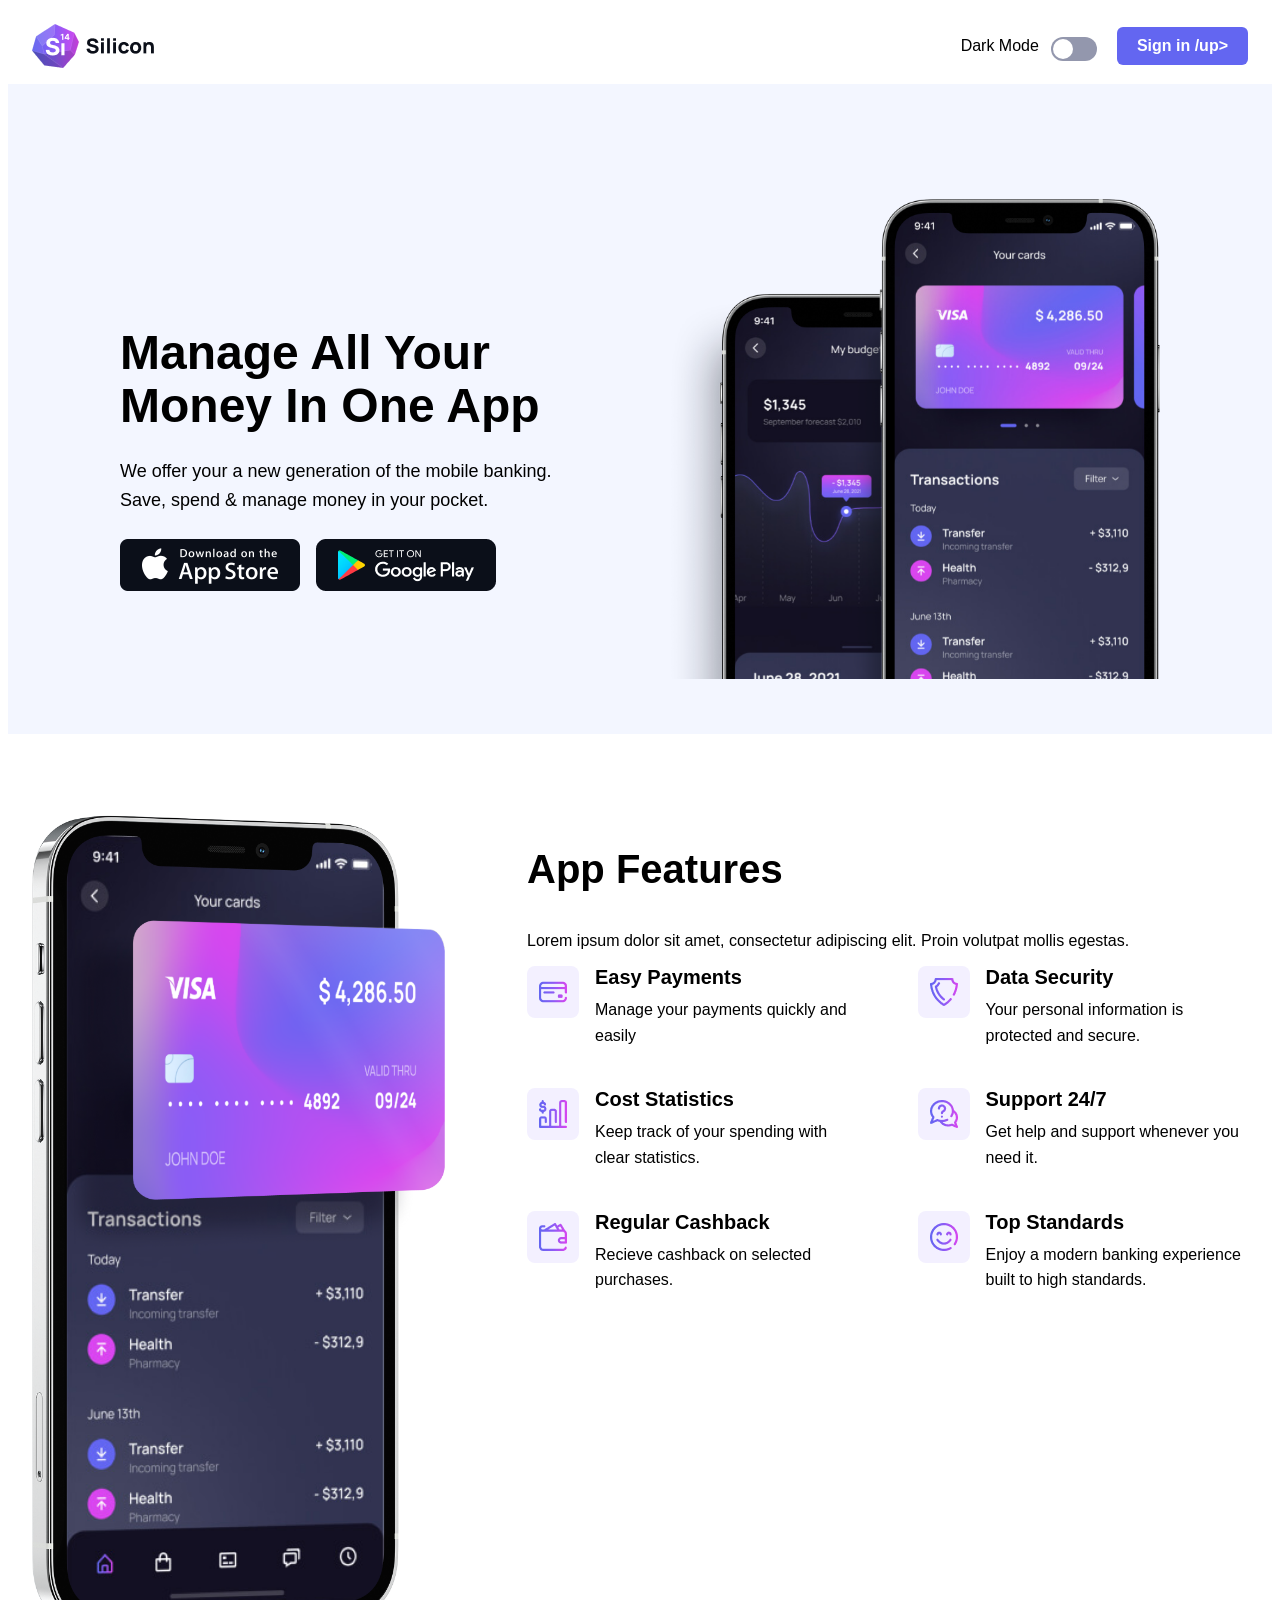
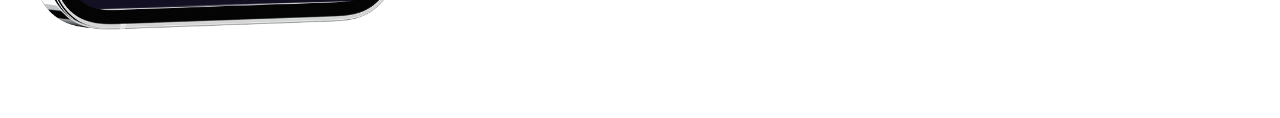
<file: index.html>
<!DOCTYPE html>
<html lang="en">
    <head>
        <meta charset="UTF-8">
        <meta name="viewport" content="width=device-width, initial-scale=1.0">
        <title>Silicon</title>
        <link rel="stylesheet" href="style.css">
        </head>

        <body>

            <main>
                <header class="navbar">
                    <img src="images/solid.png" alt="Silicon logo">
                    <div class="navbar-right">
                    <div class="dark-mode">
                        <span>Dark Mode</span>
                        <label class="switch">
                            <input type="checkbox">
                            <span class="slider"></span>
                        </label>
                    </div>
                    <a href="#" class="signin-button">Sign in /up></a>
                    </div>
                </header>
                <section class="hero">
                    <div class="hero-content">

                        <div class="hero-text">
                            <h1>Manage All Your Money In One App</h1>

                            <p>
                                We offer your a new generation of the mobile banking. Save, spend & manage money in your pocket.
                            </p>
                            <div class="hero-buttons">
                                <a href="#" class="store-button"><img src="images/appstore.png" alt="Download on the App Store"></a>
                                <a href="#" class="store-button"><img src="images/googleplay.png" alt="Get it on Google Play"></a>
                            </div>
                        </div>
                        <div class="hero-image">
                            <img src="images/hero-phones.png" alt="Silicon mobile banking app">
                        </div>
                    </div>
                </section>
                <section class="features">
                    <div class="features-content">
                        <div class="features-image">
                            <img src="images/features-phone.png" alt="Silicon app features">
                        </div>
                        <div class="features-text">
                            <h2>App Features</h2>

                            <p class="features-intro"> 
                                Lorem ipsum dolor sit amet, consectetur adipiscing elit. Proin volutpat mollis egestas.
                            </p>
                            
                            <div class="features-grid">

                            <div class="feature-card">
                                <img src="images/icon-payment.png" alt="" class="feature-icon">
                                
                            <div class="feature-card-text">
                                <h3>Easy Payments</h3>
                                <p>Manage your payments quickly and easily</p>
                            </div>
                        </div>

                            <div class="feature-card">
                                <img src="images/icon-security.png" alt="" class="feature-icon">
                                
                            <div class="feature-card-text">
                                <h3>Data Security</h3>
                                <p>Your personal information is protected and secure.</p>
                            </div>
                        </div>

                            <div class="feature-card">
                                <img src="images/icon-statistics.png" alt="" class="feature-icon">
                                
                            <div class="features-card-text">
                                <h3>Cost Statistics</h3>
                                <p>Keep track of your spending with clear statistics.</p>
                            </div>
                        </div>

                                <div class="feature-card">
                                    <img src="images/icon-support.png" alt="" class="feature-icon">

                                <div class="feature-card-text">
                                    <h3>Support 24/7</h3>
                                    <p>Get help and support whenever you need it.</p>
                                </div>
                            </div>

                                    <div class="feature-card">
                                        <img src="images/icon-cashback.png" alt="" class="feature-icon">

                                    <div class="feature-card-text">
                                        <h3>Regular Cashback</h3>
                                        <p>Recieve cashback on selected purchases.</p>
                                    </div>
                                </div>

                                <div class="feature-card">
                                    <img src="images/icon-standards.png" alt="" class="feature-icon">
                                
                                <div class="feature-card-text">
                                    <h3>Top Standards</h3>
                                    <p>Enjoy a modern banking experience built to high standards.</p>
                                </div>
                            </div>
                </section>
            </main>

</body>
</html>
</file>
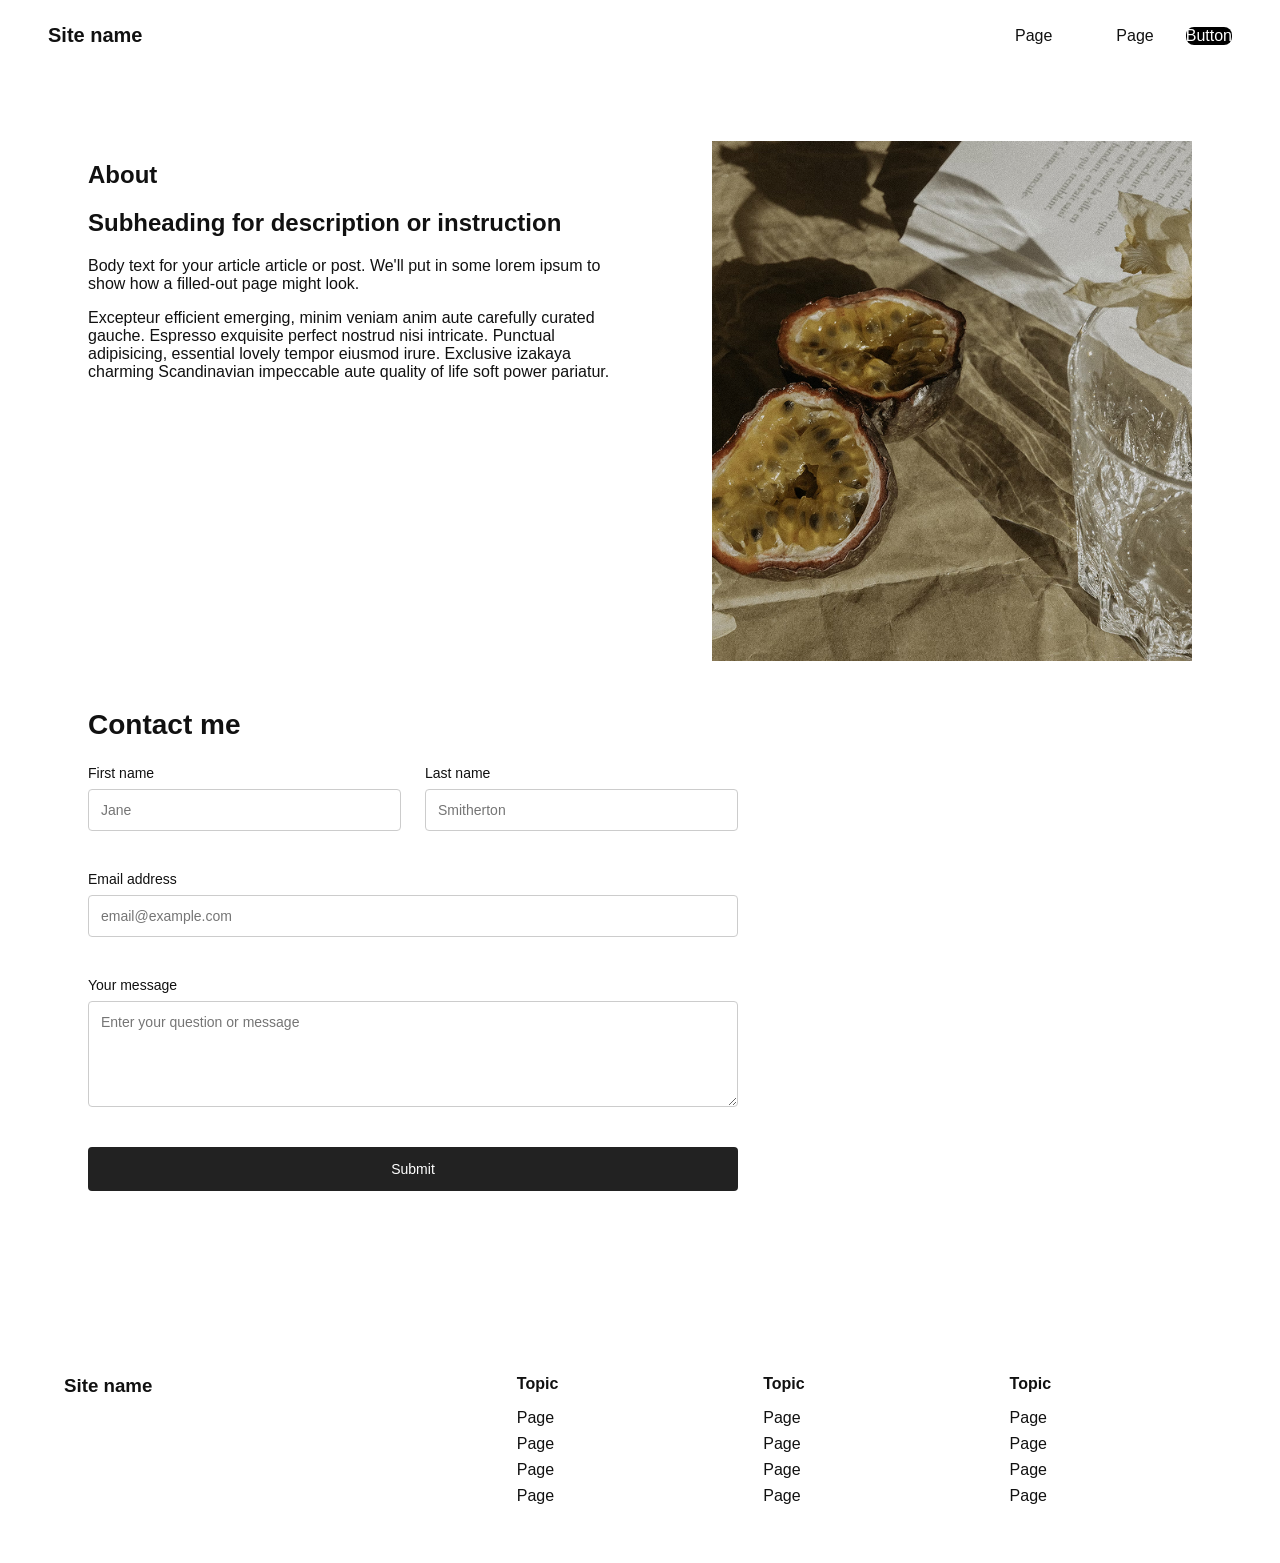
<file: about.html>
<!DOCTYPE html>
<html lang="en">
<head>
    <meta charset="UTF-8">
    <meta name="viewport" content="width=device-width, initial-scale=1.0">
    <title>About Us</title>
    <link rel="stylesheet" href="about.css">
</head>

<body>
    <header class="site-header">
    <div class="header-content">
        <a href="index.html" class="logo">Site name</a>

        <nav class="main-nav">
            <a href="index.html">Page</a>
            <a href="shop.html"Page</a>
            <a href="product.html">Page</a>
            <a href="#" class="button">Button</a>
        </nav>
    </div>
</header>
<main class="about-page">

    <section class="about-section">
        <div class="about-text">
            <h1>About</h1>
            <h2>Subheading for description or instruction</h2>
           
            <p>
                Body text for your article article or post. We'll put in some
                lorem ipsum to show how a filled-out page might look.
            </p>

            <p>
                Excepteur efficient emerging, minim veniam anim aute carefully
                curated gauche. Espresso exquisite perfect nostrud nisi intricate.
                Punctual adipisicing, essential lovely tempor eiusmod irure.
                Exclusive izakaya charming Scandinavian impeccable aute quality
                of life soft power pariatur.
            </p>
        </div>

        <div class="about-image">
            <img src="images/Image.png" alt="Portrait">
        </div>
    </section>

    <section class="contact-section">
        <h2>Contact me</h2>

        <form class="contact-form">
    <div class="name-fields">
        <div class="form-field">
            <label for="first-name">First name</label>
            <input type="text" id="first-name" placeholder="Jane">
        </div>

        <div class="form-field">
            <label for="last-name">Last name</label>
            <input type="text" id="last-name" placeholder="Smitherton">
        </div>
    </div>

    <div class="form-field">
        <label for="email">Email address</label>
        <input type="email" id="email" placeholder="email@example.com">
    </div>

    <div class="form-field">
        <label for="message">Your message</label>
        <textarea id="message" rows="5" placeholder="Enter your question or message"></textarea>
    </div>

    <button type="submit" class="submit-button">Submit</button>
</form>
    </section>
</main>
<footer class="site-footer">
        <div class="footer-content">
        <div class="footer-brand">
            <h3>Site name</h3>
            <div class="social-links">
               <a href="#"><i class="fa-brands fa-facebook-f"></i></a>
               <a href="#"><i class="fa-brands fa-linkedin-in"></i></a>
               <a href="#"><i class="fa-brands fa-youtube"></i></a>
               <a href="#"><i class="fa-brands fa-instagram"></i></a>
            </div>
        </div>
        <div class="footer-column">
            <h4>Topic</h4>
            <p>Page</p>
            <p>Page</p>
            <p>Page</p>
            <p>Page</p>
        </div>
        <div class="footer-column">
            <h4>Topic</h4>
            <p>Page</p>
            <p>Page</p>
            <p>Page</p>
            <p>Page</p>
        </div>
        <div class="footer-column">
            <h4>Topic</h4>
            <p>Page</p>
            <p>Page</p>
            <p>Page</p>
            <p>Page</p>
        </div>
    </footer>
</body>
</html>
</file>
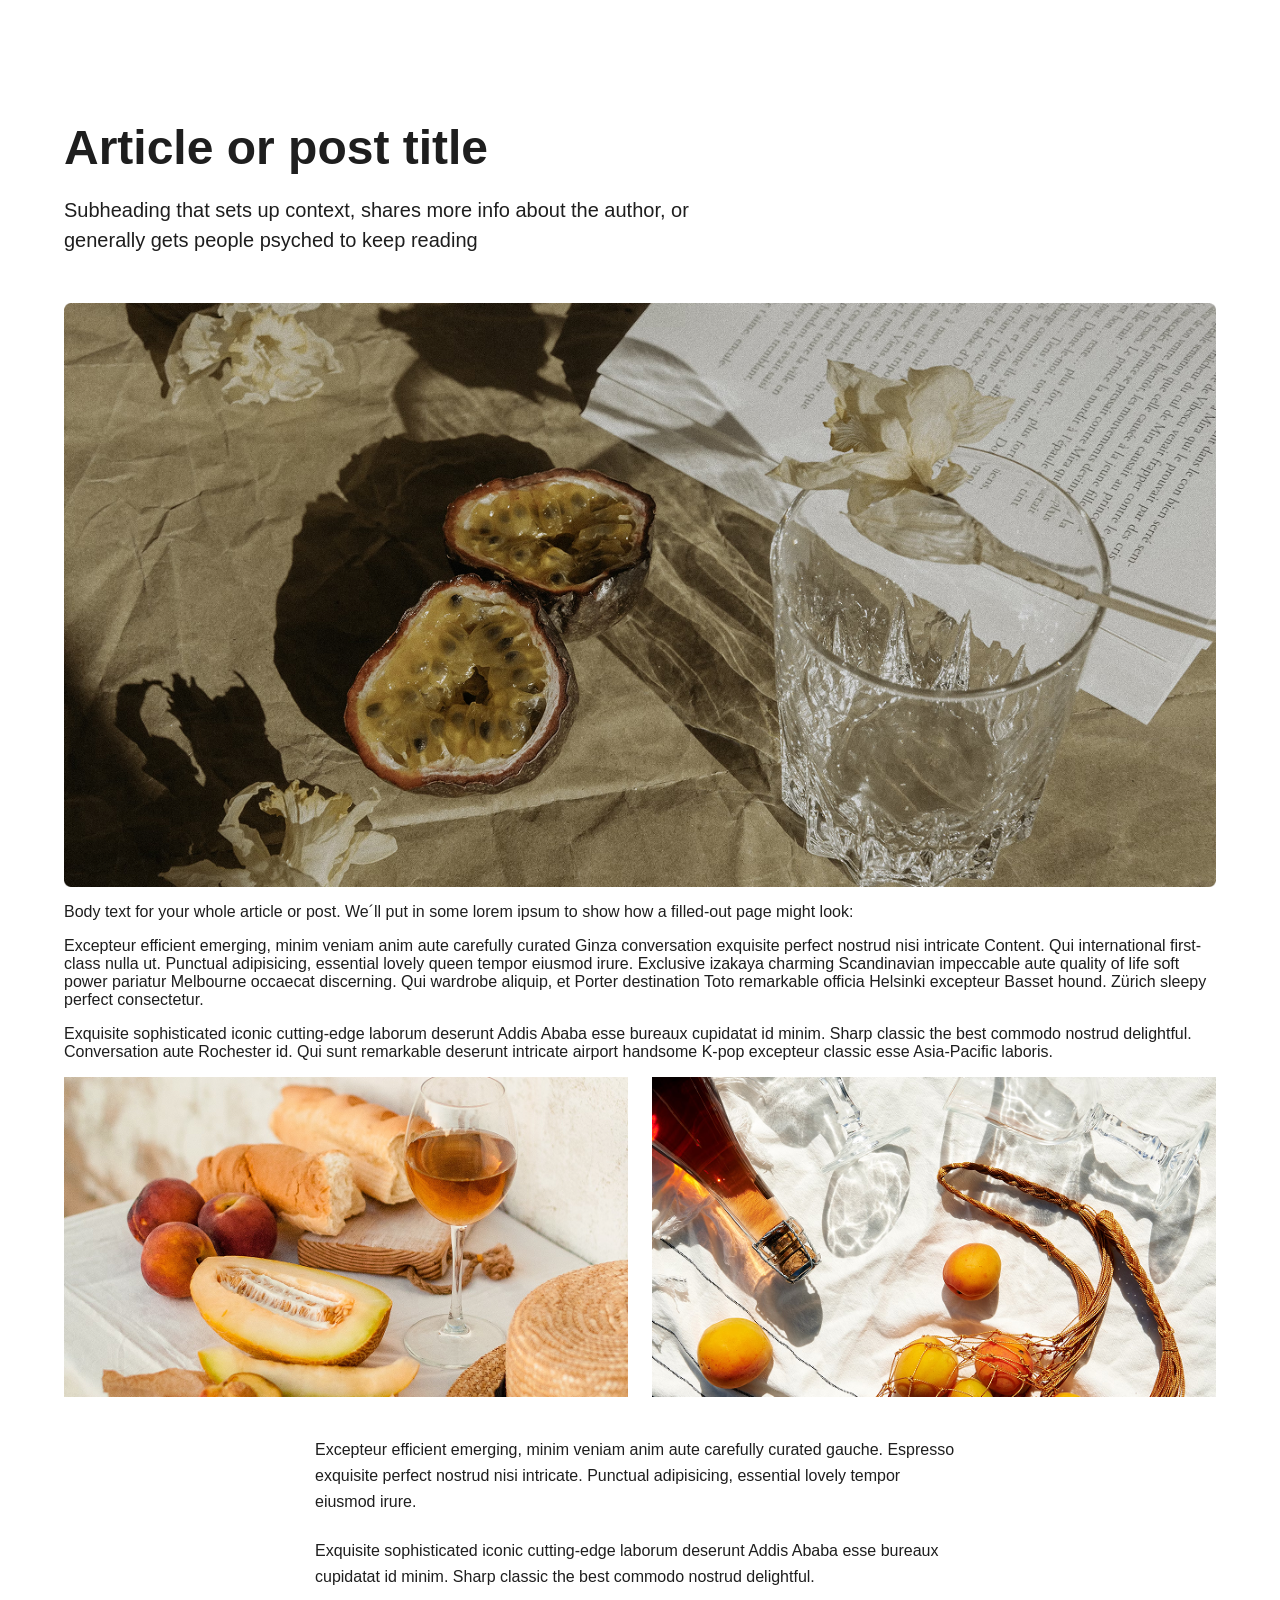
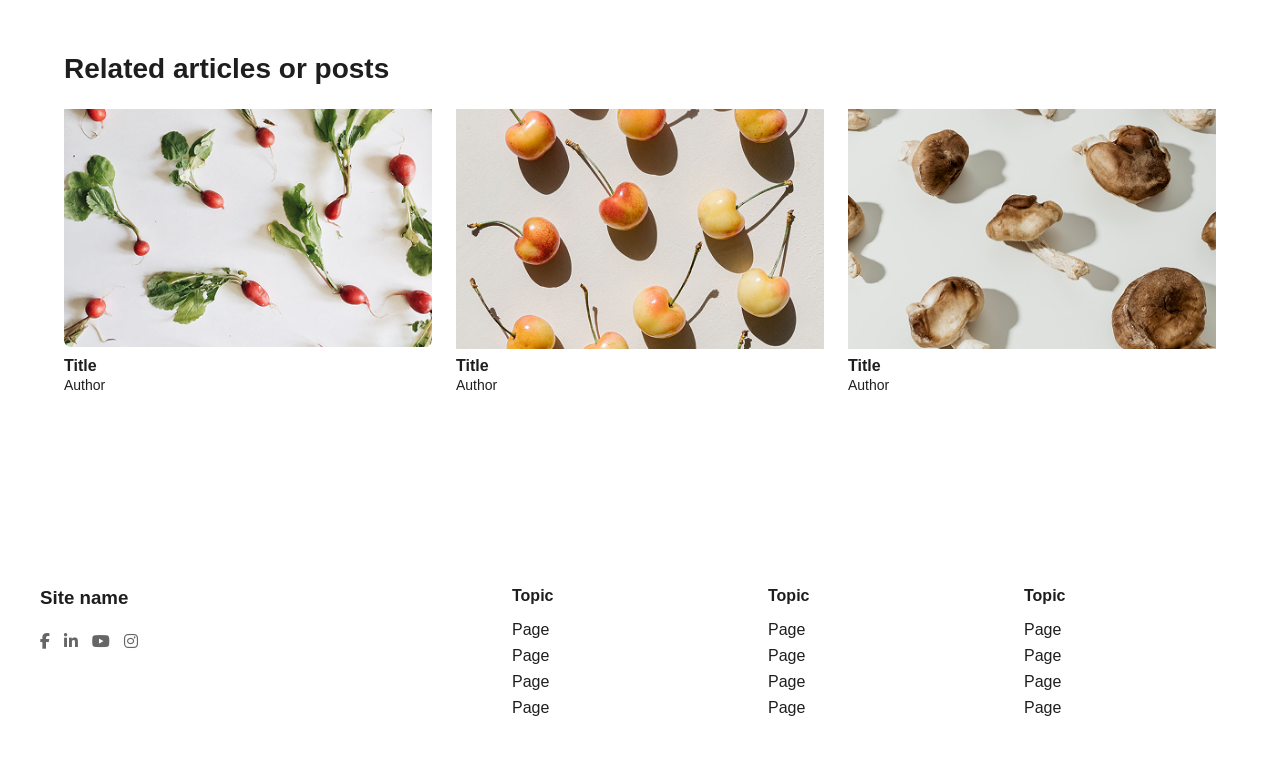
<file: article.html>
<!DOCTYPE html>
<html lang="sv">
<head>
    <meta charset="UTF-8">
    <meta name="viewport" content="width=device-width, initial-scale=1.0">
    <title>Article | Siliconbc </title>
    <link rel="stylesheet" href="article.css">
    <link rel="stylesheet" href="https://cdnjs.cloudflare.com/ajax/libs/font-awesome/6.5.2/css/all.min.css">
</head>
<body>
    <main class="article-page">
        <section class="article-intro">
            <h1>Article or post title</h1>
            <p>
                Subheading that sets up context, shares more info about the author, or generally gets people psyched to keep reading
            </p>
        </section>

        <img 
        class="article-hero-image"
        src="images/Image.png"
        alt="Passionsfrukter och ett glas med dryck på ett bord"> 



        <section class="article-content">
            <p>
                Body text for your whole article or post. We´ll put in some lorem ipsum to show how a filled-out page might look:
            </p>
            <p> 
                Excepteur efficient emerging, minim veniam anim aute carefully curated Ginza conversation exquisite perfect nostrud nisi intricate Content. Qui international first-class nulla ut. Punctual adipisicing, essential lovely queen tempor eiusmod irure.
                Exclusive izakaya charming Scandinavian impeccable aute quality of life soft power pariatur Melbourne occaecat discerning. Qui wardrobe aliquip, et Porter destination Toto remarkable officia Helsinki excepteur Basset hound. Zürich sleepy perfect consectetur.
            </p>
                <p>
                    Exquisite sophisticated iconic cutting-edge laborum deserunt Addis Ababa esse bureaux cupidatat id minim. Sharp classic the best commodo nostrud delightful. Conversation aute Rochester id. Qui sunt remarkable deserunt intricate airport handsome K-pop excepteur classic esse Asia-Pacific laboris.
            </p>
            <div class="article-images">
                <img src="images/article-image-1.png" alt="Mat och dryck på ett bord">
                <img src="images/article-image-2.png" alt="Dryck och glas på ett bord">
            </div>
            <div class="article-extra-text">
    <p>
        Excepteur efficient emerging, minim veniam anim aute carefully curated gauche.
        Espresso exquisite perfect nostrud nisi intricate. Punctual adipisicing,
        essential lovely tempor eiusmod irure.
    </p>

    <p>
        Exquisite sophisticated iconic cutting-edge laborum deserunt Addis Ababa
        esse bureaux cupidatat id minim. Sharp classic the best commodo nostrud
        delightful.
    </p>
</div>
<section class="related-articles">
    <h2>Related articles or posts</h2>
    <div class="related-grid">

        <article class="related-card">
            <img src="images/related-image-1.png" alt="Related article">
            <h3>Title</h3>
            <p>Author</p>
        </article>

        <article class="related-card">
            <img src="images/related-image-2.png" alt="Related article">
            <h3>Title</h3>
            <p>Author</p>
        </article>

        <article class="related-card">
            <img src="images/related-image-3.png" alt="Related article">
            <h3>Title</h3>
            <p>Author</p>
        </article>
    </div>
</section>
        </section>
    </main>
    <footer class="site-footer">
        <div class="footer-content">
        <div class="footer-brand">
            <h3>Site name</h3>
            <div class="social-links">
               <a href="#"><i class="fa-brands fa-facebook-f"></i></a>
               <a href="#"><i class="fa-brands fa-linkedin-in"></i></a>
               <a href="#"><i class="fa-brands fa-youtube"></i></a>
               <a href="#"><i class="fa-brands fa-instagram"></i></a>
            </div>
        </div>
        <div class="footer-column">
            <h4>Topic</h4>
            <p>Page</p>
            <p>Page</p>
            <p>Page</p>
            <p>Page</p>
        </div>
        <div class="footer-column">
            <h4>Topic</h4>
            <p>Page</p>
            <p>Page</p>
            <p>Page</p>
            <p>Page</p>
        </div>
        <div class="footer-column">
            <h4>Topic</h4>
            <p>Page</p>
            <p>Page</p>
            <p>Page</p>
            <p>Page</p>
        </div>
    </footer>
</body>
</html>
</file>
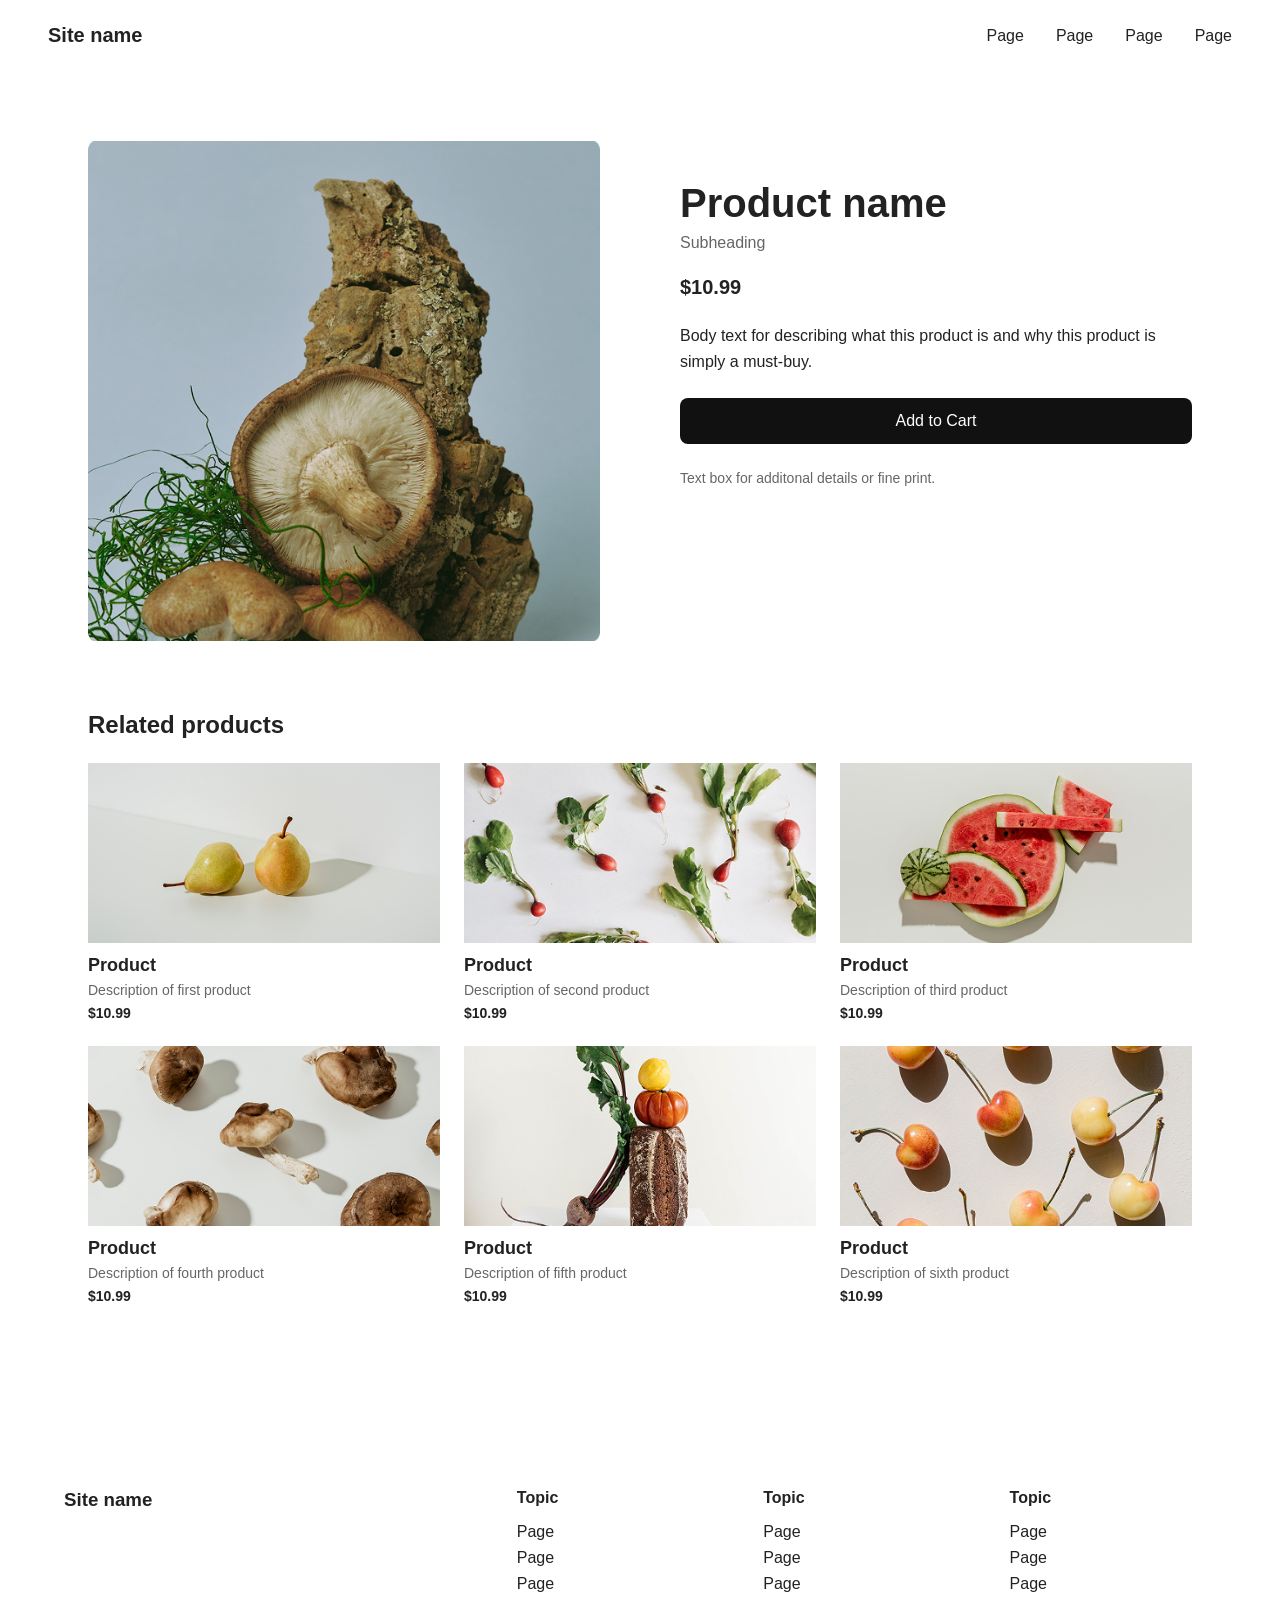
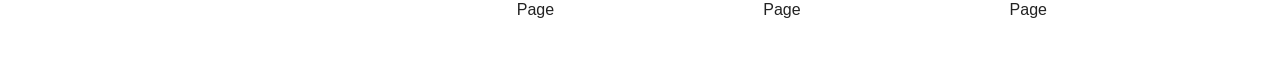
<file: product.html>
<!DOCTYPE html>
<html lang="en">

<head>
    <meta charset="UTF-8">
    <meta name="viewport" content="width=device=width", initial-scale="1.0">
    <title>Product</title>
    <link rel="stylesheet" href="product.css">
</head>

<body>
    <header class="site-header">
        <div class="header-content">
            <a href="index.html" class="logo">Site name</a>

            <nav class="main-nav">
                <a href="index.html">Page</a>
                <a href="shop.html">Page</a>
                <a href="about.html">Page</a>
                <a href="shop.html">Page</a>
            </nav>
        </div>
    </header>
    <main class="product-page">

        <section class="product-hero">

            <div class="product-image">
                <img src="images/product-image.png" alt="Product">
            </div>

            <div class="product-info">
                <h1>Product name</h1>
                <p class="product-subheading">Subheading</p>

                <p class="product-price">$10.99</p>

                <p class="product-description">
                    Body text for describing what this product is and why this product is simply a must-buy.
                </p>

                <button class="add-cart-button">Add to Cart</button>

                <p class="product-note">
                    Text box for additonal details or fine print.
                </p>
            </div>

        </section>
        <section class="related-products">
            <h2>Related products</h2>
            
            <div class="product-grid">

            <article class="product-card">
                <img src="images/product-related-1.png" alt="Related product">
                <h3>Product</h3>
                <p>Description of first product</p>
                <span>$10.99</span>
            </article>

            <article class="product-card">
                <img src="images/product-related-2.png" alt="Related product">
                <h3>Product</h3>
                <p>Description of second product</p>
                <span>$10.99</span>
            </article>   
            
            <article class="product-card">
                <img src="images/product-related-3.png" alt="Related product">
                <h3>Product</h3>
                <p>Description of third product</p>
                <span>$10.99</span>
            </article>
            <article class="product-card">
                <img src="images/product-related-4.png" alt="Related product">
                <h3>Product</h3>
                <p>Description of fourth product</p>
                <span>$10.99</span>
            </article>

            <article class="product-card">
                <img src="images/product-related-5.png" alt="Related product">
                <h3>Product</h3>
                <p>Description of fifth product</p>
                <span>$10.99</span>
            </article>

            <article class="product-card">
                <img src="images/product-related-6.png" alt="Related product">
                <h3>Product</h3>
                <p>Description of sixth product</p>
                <span>$10.99</span>
            </article>
            </div>
        </section>
    </main>
    <footer class="site-footer">
        <div class="footer-content">
        <div class="footer-brand">
            <h3>Site name</h3>
            <div class="social-links">
               <a href="#"><i class="fa-brands fa-facebook-f"></i></a>
               <a href="#"><i class="fa-brands fa-linkedin-in"></i></a>
               <a href="#"><i class="fa-brands fa-youtube"></i></a>
               <a href="#"><i class="fa-brands fa-instagram"></i></a>
            </div>
        </div>
        <div class="footer-column">
            <h4>Topic</h4>
            <p>Page</p>
            <p>Page</p>
            <p>Page</p>
            <p>Page</p>
        </div>
        <div class="footer-column">
            <h4>Topic</h4>
            <p>Page</p>
            <p>Page</p>
            <p>Page</p>
            <p>Page</p>
        </div>
        <div class="footer-column">
            <h4>Topic</h4>
            <p>Page</p>
            <p>Page</p>
            <p>Page</p>
            <p>Page</p>
        </div>
    </footer>
</body>

</html>
</file>
<file: style.css>
/* HERO */

.hero {
    background-color: #f3f6ff;
    overflow: hidden;
    min-height: 650px;
    display: flex;
    align-items: center;
}

.hero-content {
    max-width: 1296px;
    margin: 0 auto;
    display: flex;
    align-items: center;
    justify-content: space-between;
    padding: 60px 24px 0;
}

.hero-text {
    width: 45%;
    max-width: 520px;
}

.hero-text h1 {
    font-size: 56px;
    line-height: 1.1;
    margin-bottom: 24px;
}

.hero-text p {
    font-size: 18px;
    line-height: 1.6;
    margin-bottom: 32;
}

.hero-image {
    width: 50%;
    display: flex;
    justify-content: center;
}

.hero-image img {
    width: 100%;
    max-width: 520px;
    height: auto;
}

.hero-buttons {
    display: flex;
    align-items: center;
    gap: 16px;
    margin-top: 24px;
}

.store-button img {
    width: 180px;
    height: 52px;
    object-fit: contain;
    display: block;
}

.navbar {
    max-width: 1296px;
    margin: 0 auto;
    padding: 16px 24px;
}

.navbar img {
    width: 122px;
    height: 44px;
    object-fit: contain;
    display: block;
}

.dark-mode {
    display: flex;
    align-items: center;
    gap: 8px;
}

.dark-mode span {
    font-size: 16px;
}

.switch {
    position: relative;
    width: 46px;
    height: 24px;
}

.switch input {
    width: 46px;
    height: 24px;
    appearance: none;
    background-color: #9397ad;
    border-radius: 12px;
    cursor: pointer;
}

.switch input::before {
    content: "";
    display: block;
    width: 20px;
    height: 20px;
    background-color: white;
    border-radius: 50%;
    margin: 2px;
}

.navbar {
    display: flex;
    align-items: center;
    justify-content: space-between;
    max-width: 1296px;
    margin: 0 auto;
    padding: 16px 24px;
}

.dark-mode {
    display: flex;
    align-items: center;
    gap: 8px;
}

.signin-button {
    background-color: #6366f1;
    color: white;
    padding: 10px 20px;
    border-radius: 6px;
    text-decoration: none;
    font-weight: 600;
}

.navbar-right {
    display: flex;
    align-items: center;
    gap: 24px;
}

.hero-text h1 {
    font-family: Arial, sans-serif;
    font-size: 48px;
    font-weight: 800;
}

body {
    font-family: Arial, sans-serif;
}

/* FEATURES */

.features {
    padding: 80px 24px;
    background-color: #ffffff;
}

.features-content {
    max-width: 900px;
    margin: 0 auto;
}

.features h2 {
    font-size: 40px;
    margin-bottom: 40px;
    text-align: center;
}

.features-grid {
    display: grid;
    grid-template-columns: repeat(2, 1fr);
    gap: 40px 60px;
}

.feature-icon {
    width: 28px;
    height: 28px;
    padding: 12px;
    background-color: #f3f0ff;
    border-radius: 8px;
}

.feature-card {
    display: flex;
    align-items: flex-start;
    gap: 16px;
}

.feature-card h3 {
    font-size: 20px;
    margin: 0 0 8px;
}

.feature-card p {
    font-size: 16px;
    line-height: 1.6;
    margin: 0;
}

.features-content {
    max-width: 1296px;
    margin: 0 auto;
    display: flex;
    align-items: flex-start;
    gap: 80px;
}

.features-image img {
    width: 100%;
    max-width: 420px;
    height: auto;
    display: block;
}

.features-text {
    width: 60%;
}

.features-text h2 {
    text-align: left;
}

/* RESPONSIVE */

@media (max-width: 768px) {

    .hero {
        min-height: auto;
    }

    .hero-content {
        flex-direction: column;
        text-align: center;
        padding: 48px 24px 0;
    }

    .hero-text {
        width: 100%;
        max-width: 100%;
    }

    .hero-text h1 {
        font-size: 36px;
    }

    .hero-buttons {
        justify-content: center;
        flex-wrap: wrap;
    }

    .hero-image {
        width: 100%;
        margin-top: 40px;
    }

    .hero-image img {
        max-width: 400px;
    }

    .features {
        padding: 60px 24px;
    }

    .features h2 {
        font-size: 32px;
    }

    .features-grid {
        grid-template-columns: 1fr;
        gap: 32px;
    }

    .feature-card {
        text-align: center;
    }
}
</file>
<file: about.css>
* {
    box-sizing: border-box;
}

body {
    margin: 0;
    font-family: 'Arial', sans-serif;
    color: #111;
    background-color: #fff;
}
.site-header {
    padding: 24px 48px;
}

.header-content {
    display: flex;
    align-items: center;
    justify-content: space-between;
    max-width: 1280px;
    margin: 0 auto;
}

.logo {
    font-size: 20px;
    font-weight: 600;
    color: #111;
    text-decoration: none;
}

.main-nav {
    display: flex;
    align-items: center;
    gap: 32px;
}

.main-nav a {
    color: #111;
    text-decoration: none;
    font-size: 16px;
}

.main-nav .button {
    background-color: #000;
    color: #fff;
    padding: 12x 24px;
    border-radius: 8px;
}

.contact-section {
    max-width: 650px;
    margin-top: 48px;
}

.contact-section h2 {
    font-size: 28px;
    margin-bottom: 24px;
}

.contact-form {
    display: flex;
    flex-direction: column;
    gap: 20px;
}

.name-fields {
    display: flex;
    gap: 24px;
}

.form-field {
    display: flex;
    flex-direction: column;
    gap: 8px;
    flex: 1;
}

.form-field label {
    font-size: 14px;
}

.form-field input,
.form-field textarea {
    width: 100%;
    padding: 12px;
    border: 1px; solid #ccc;
    font: inherit;
    box-sizing: border-box;
}

.form-field textarea {
    resize: vertical;
}

.submit-button {
    width: 100%;
    padding: 14px;
    background-color: #111;
    color: white;
    border: none;
    cursor: pointer;
    font-size: 14px;
}

.about-page {
    max-width: 1200px;
    margin: 0 auto;
    padding: 70px 48px;
}

.about-section {
    display: flex;
    align-items: flex-start;
    justify-content: space-between;
    gap: 80px;
}

.about-text {
    flex: 1;
    max-width: 560px;
}

.about-image {
    flex: 1;
    max-width: 480px;
}

.about-image img {
    width: 100%;
    height: 520px;
    object-fit: cover;
    display: block;
}

.contact-form input,
.contact-form textarea {
    border: none;
    border-bottom: 1px; solid #ddd;
    outline: none;
    background: transparent;
}

.contact-form textarea {
    min-height: 80px;
}

.contact-form {
    max-width: 650px;
    width: 100%;
}

.name-fields {
    display: flex;
    gap: 24px;
}

.form-field {
    display: flex;
    flex-direction: column;
    gap: 8px;
    margin-bottom: 20px;
}

.name-fields .form-field {
    flex: 1;
}
.form-field input,
.form-field textarea {
    width: 100%;
    padding: 12px;
    border: 1px solid #ccc;
    border-radius: 4px;
    font-size: 14px;
    box-sizing: border-box;
}

.form-field textarea {
    min-height: 100px;
    resize: vertical;
}

.contact-form button {
    width: 100%;
    padding: 14px;
    background-color: #222;
    color: white;
    border: none;
    border-radius: 4px;
    font-size: 14px;
    cursor: pointer;
}

.contact-form button:hover {
    background-color: #444;
}

@media (max-width: 768px) {
    .about-section {
        flex-direction: column;
    }

    .about-image img {
        width: 100%;
        height: auto;
    }

    .name-fields {
        flex-direction: column;
        gap: 0;
    }

    .about-page {
        padding: 24px;
    }
}

.site-footer {
    margin-top: 64px;
    padding: 50px 0;
}

.footer-content {
    max-width: 1200px;
    margin: 0 auto;
    display: flex;
    justify-content: space-between;
    gap: 40px;
    padding: 0 24px;
}

.footer-brand {
    flex: 2;
}

.footer-column {
    flex: 1;
}
.footer-brand h3,
.footer-column h4 {
    margin-top: 0;
    margin-bottom: 16px;
}

.footer-column p {
    margin: 8px 0;
}

.social-links {
    display: flex;
    gap: 14px;
    margin-top: 24px;
}
.social-links a {
    color: #666; 
}
.social-links span {
    font-size: 18px;
}

@media (max-width: 768px) {
    .footer-content {
        flex-direction: column;
        gap: 32px;
        padding: 0 24px;
    }

    .site-footer {
        margin-top: 50px;
        padding: 40px 0;
    }
}
</file>
<file: article.css>
body {
    margin: 0;
    font-family: 'Arial', sans-serif;
    color: #1e1e1e;
}
/* ===== ARTICLE PAGE ===== */
.article-page {
  max-width: 1280px;
  margin: 0 auto;
  padding: 80px 64px;
}
.article-intro {
  max-width: 650px;
  margin-bottom: 48px;
}
.article-intro h1 {
  font-size: 48px;
  margin-bottom: 16px;
}
.article-intro p {
  font-size: 20px;
  line-height: 1.5;
}
.article-hero-image {
    width: 100%;
    height: auto;
    display:block;
}

.article-images {
  display: flex;
  gap: 24px;
  width: 100%;
}
.article-images img {
  width: calc(50% - 12px);
  height: 320px;
  object-fit: cover;
}

.article-extra-text {
  max-width: 650px;
  margin: 40px auto 0;
}

.article-extra-text p {
  margin-bottom: 24px;
  line-height: 1.6;
}

/* ===== RELATED ARTICLES ===== */

.related-articles {
    margin-top: 64px;
}

.related-articles h2 {
    font-size: 28px;
    margin-bottom: 24px;
}

.related-grid {
    display: flex;
    gap: 24px;
}

.related-card {
    flex: 1;
}

.related-card img {
    width: 100%;
    height: 240px;
    object-fit: cover;
    display: block;
}

.related-card h3 {
    margin: 8px 0 2px;
    font-size: 16px;
}

.related-card p {
    margin: 0;
    font-size: 14px;
    color:666;
}
.site-footer {
    margin-top: 64px;
    padding: 50px 0;
}

.footer-content {
    max-width: 1200px;
    margin: 0 auto;
    display: flex;
    justify-content: space-between;
    gap: 40px;
    padding: 0 24px;
}

.footer-brand {
    flex: 2;
}

.footer-column {
    flex: 1;
}
.footer-brand h3,
.footer-column h4 {
    margin-top: 0;
    margin-bottom: 16px;
}

.footer-column p {
    margin: 8px 0;
}

.social-links {
    display: flex;
    gap: 14px;
    margin-top: 24px;
}
.social-links a {
    color: #666; 
}
.social-links span {
    font-size: 18px;
}
@media (max-width: 768px) {
    .footer-content {
        flex-direction: column;
        gap: 32px;
        padding 0 24px;
    }
    .site-footer {
        margin-top: 50px;
        padding: 40px 0;
    }
    .article-page {
        padding: 40px 24px;
    }
    .article-images {
        flex-direction: column;
    }
    .article-images img {
        width: 100%;
        height: auto;
    }
}
</file>
<file: product.css>
*{
    box-sizing: border-box;
}
body{
    margin: 0;
    font-family: Arial,sans-serif;
    color: #222;
    background-color: #fff;
}
.site-header {
    padding: 24px 48px;
}

.header-content {
    max-width: 1280px;
    margin: 0 auto;
    display: flex;
    align-items: center;
    justify-content: space-between;
}

.logo {
    color: #222;
    text-decoration: none;
    font-size: 20px;
    font-weight: 600;
}

.main-nav {
    display: flex;
    align-items: center;
    gap: 32px;
}

.main-nav a {
    color: #222;
    text-decoration: none;
    font-size: 16px;
}

.main-nav .nav-button {
    background-color: #111;
    color: white;
    padding: 12px 24px;
    border-radius: 8px;
}
.product-page {
    max-width: 1200px;
    margin: 0 auto;
    padding: 70px 48px;
}

.product-hero {
    display: flex;
    align-items: flex-start;
    gap: 80px;
}

.product-image {
    flex: 1;
}

.product-image img {
    width: 100%;
    height: 500px;
    object-fit: cover;
    display: block;
}

.product-info {
    flex: 1;
    padding-top: 40px;
}

.product-info h1 {
    font-size: 40px;
    margin: 0 0 8px;
}

.product-subheading {
    color: #666;
    margin: 0 0 24px;
}

.product-price {
    font-size: 20px;
    font-weight: 600;
    margin-bottom: 24px;
}

.product-description {
    line-height: 1.6;
    margin-bottom: 24px;
}
.add-cart-button {
    width: 100%;
    padding: 14px;
    background-color: #111;
    color: #fff;
    border: none;
    border-radius: 8px;
    font-size: 16px;
    cursor: pointer;
}

.add-cart-button:hover {
    background-color: #333;
}

.product-note {
    margin-top: 24px;
    color: #666;
    font-size: 14px;
    line-height: 1.5;
}
.related-products {
    margin-top: 70px;
}

.related-products h2 {
    font-size: 24px;
    margin-bottom: 24px;
}

.product-grid {
    display: grid;
    grid-template-columns: repeat(3, 1fr);
    gap: 24px;
}

.product-card img {
    width: 100%;
    height: 180px;
    object-fit: cover;
    display: block;
    margin-bottom: 12px;
}

.product-card h3 {
    margin: 0 0 6px;
    font-size: 18px;
}

.product-card p {
    margin: 0 0 6px;
    color: #666;
    font-size: 14px;
}

.product-card span {
    font-size: 14px;
    font-weight: 600;
}
.site-footer {
    margin-top: 64px;
    padding: 50px 0;
}

.footer-content {
    max-width: 1200px;
    margin: 0 auto;
    display: flex;
    justify-content: space-between;
    gap: 40px;
    padding: 0 24px;
}

.footer-brand {
    flex: 2;
}

.footer-column {
    flex: 1;
}
.footer-brand h3,
.footer-column h4 {
    margin-top: 0;
    margin-bottom: 16px;
}

.footer-column p {
    margin: 8px 0;
}

.social-links {
    display: flex;
    gap: 14px;
    margin-top: 24px;
}
.social-links a {
    color: #666; 
}
.social-links span {
    font-size: 18px;
}

@media (max-width: 768px) {
    .product-section {
        flex-direction: column;
    }
    .product-grid {
        grid-template-columns: 1fr;
    }

    .footer-content {
        flex-direction: column;
        gap: 32px;
    }
}
</file>
